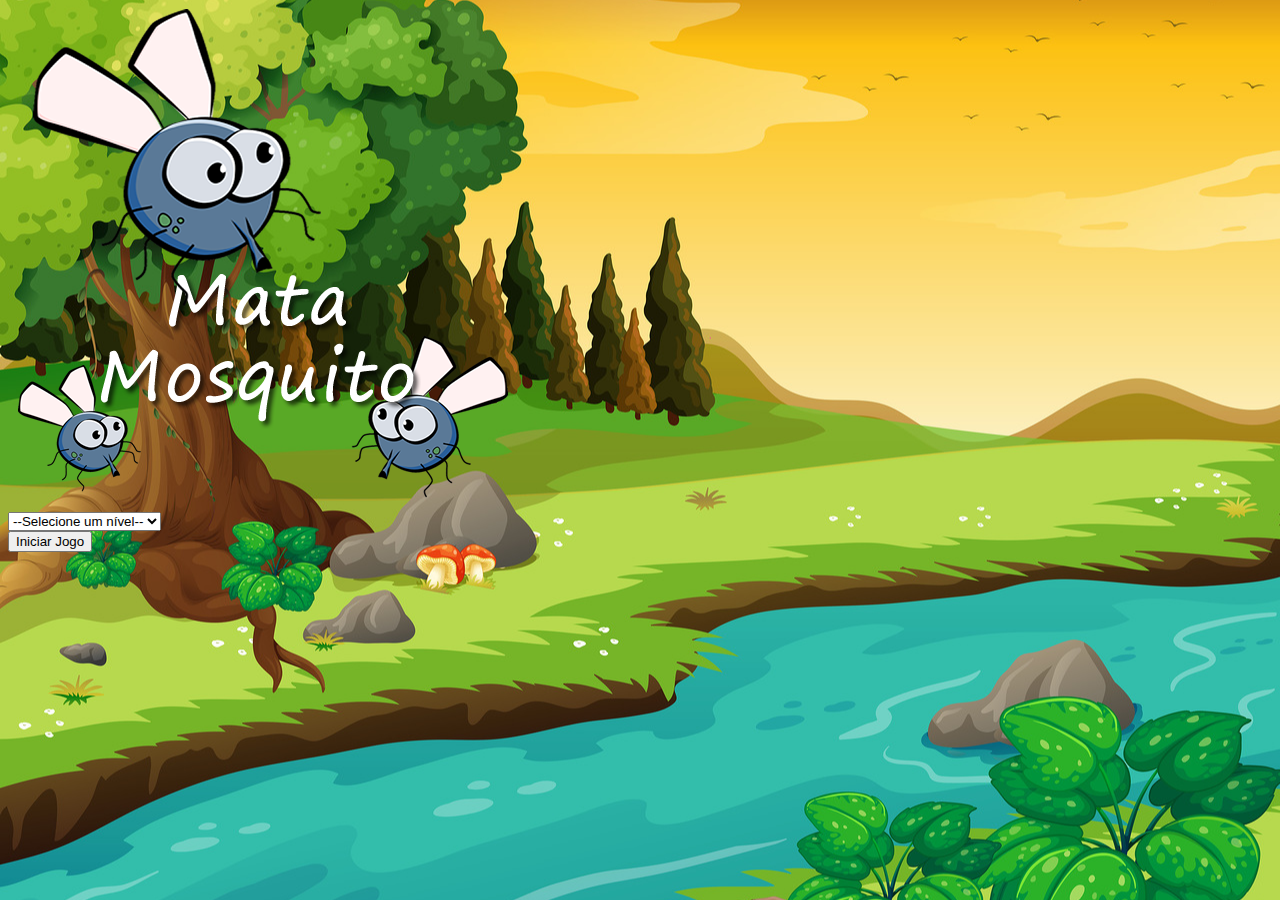
<file: app_mata_mosquito/index.html>
<!doctype html>
<html lang="pt-br">
  <head>
    <!-- Required meta tags -->
    <meta charset="utf-8">
    <meta name="viewport" content="width=device-width, initial-scale=1">

    <!-- Bootstrap CSS -->
    <link href="https://cdn.jsdelivr.net/npm/bootstrap@5.0.0-beta2/dist/css/bootstrap.min.css" rel="stylesheet" integrity="sha384-BmbxuPwQa2lc/FVzBcNJ7UAyJxM6wuqIj61tLrc4wSX0szH/Ev+nYRRuWlolflfl" crossorigin="anonymous">

    <!--CSS-->
    <link rel="stylesheet" href="style.css">

    <!--Script-->
    <script>
        function iniciarJogo(){
            var nivel = document.getElementById('nivel').value
            if(nivel === ""){
                alert('Selecione um nível para iniciar o jogo')
                return false
            }
            window.location.href="jogo_mosquito.html?"+nivel
        }

    </script>

    <title>Jogo mata mosca</title>

  </head>
  <!--AJUSTA O TAMANHO LIMITE DO PALCO DO JOGO-->
  <body>
    <div class="container">
        <div class="row">
            <div class="col">
                <div class="d-flex justify-content-center">
                    <img src="img/game.png" alt="">
                </div>
            </div>
        </div>
        <div class="row">
            <div class="col">
                <div class="d-flex justify-content-center">
                    <div class="mb-2">
                        <select class="form-control">
                            <option value="">--Selecione um nível--</option>
                            <option value="normal" id="nivel">Normal</option>
                            <option value="dificil" id="nivel">Difícil</option>
                            <option value="hard" id="nivel">Hard</option>
                        </select>
                    </div>
                </div>
            </div>
        </div>
        <div class="row">
            <div class="col">
                <div class="d-flex justify-content-center">
                    <button type="button" onclick="iniciarJogo()" class="btn btn-danger btn-lg" >Iniciar Jogo</button>
                </div>
            </div>
        </div>
    </div>

    <!-- Optional JavaScript; choose one of the two! -->

    <!-- Option 1: Bootstrap Bundle with Popper -->
    <script src="https://cdn.jsdelivr.net/npm/bootstrap@5.0.0-beta2/dist/js/bootstrap.bundle.min.js" integrity="sha384-b5kHyXgcpbZJO/tY9Ul7kGkf1S0CWuKcCD38l8YkeH8z8QjE0GmW1gYU5S9FOnJ0" crossorigin="anonymous"></script>

    <!-- Option 2: Separate Popper and Bootstrap JS -->
    <!--
    <script src="https://cdn.jsdelivr.net/npm/@popperjs/core@2.6.0/dist/umd/popper.min.js" integrity="sha384-KsvD1yqQ1/1+IA7gi3P0tyJcT3vR+NdBTt13hSJ2lnve8agRGXTTyNaBYmCR/Nwi" crossorigin="anonymous"></script>
    <script src="https://cdn.jsdelivr.net/npm/bootstrap@5.0.0-beta2/dist/js/bootstrap.min.js" integrity="sha384-nsg8ua9HAw1y0W1btsyWgBklPnCUAFLuTMS2G72MMONqmOymq585AcH49TLBQObG" crossorigin="anonymous"></script>
    -->
  </body>
</html>
</file>
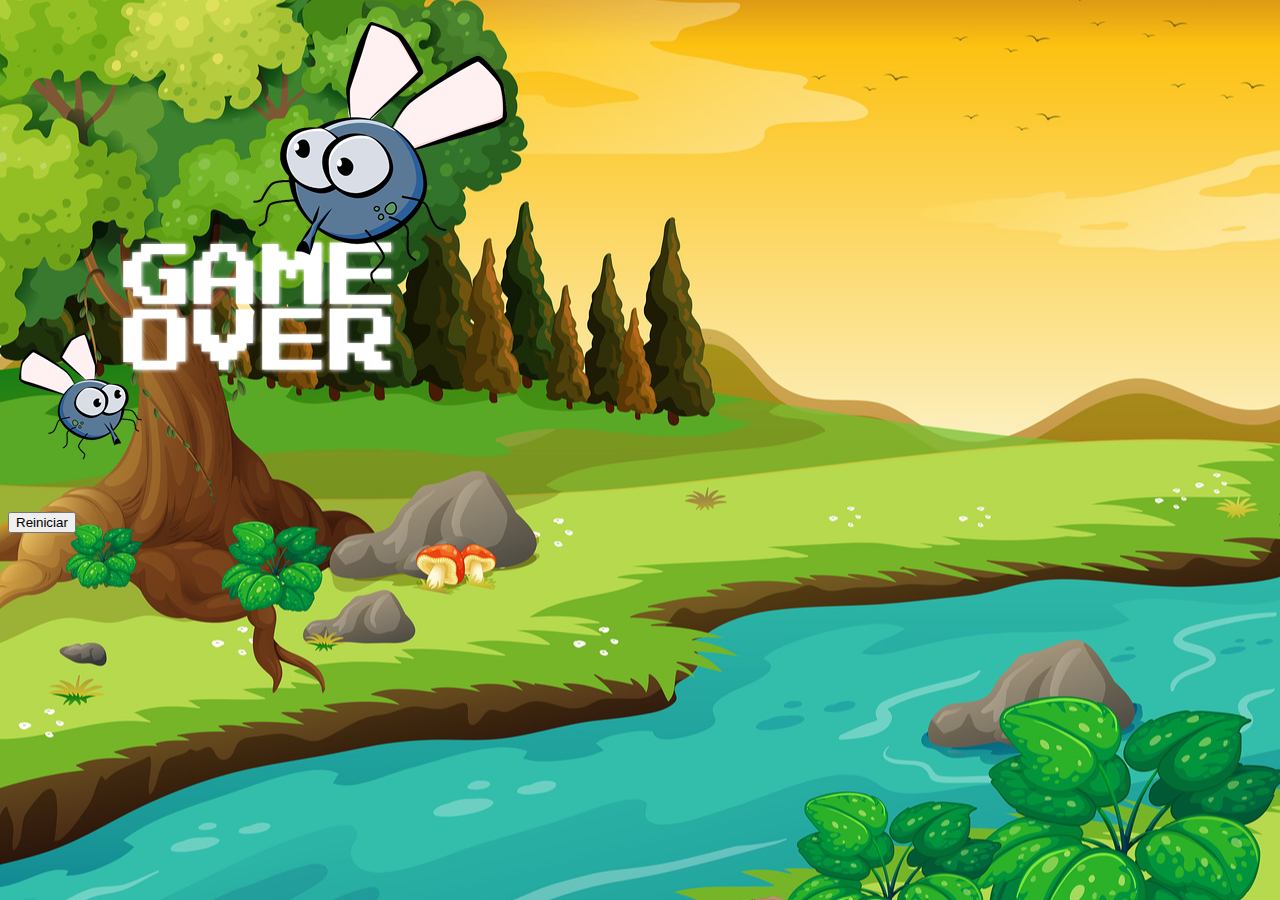
<file: app_mata_mosquito/fim_de_jogo.html>
<!doctype html>
<html lang="pt-br">
  <head>
    <!-- Required meta tags -->
    <meta charset="utf-8">
    <meta name="viewport" content="width=device-width, initial-scale=1">

    <!-- Bootstrap CSS -->
    <link href="https://cdn.jsdelivr.net/npm/bootstrap@5.0.0-beta2/dist/css/bootstrap.min.css" rel="stylesheet" integrity="sha384-BmbxuPwQa2lc/FVzBcNJ7UAyJxM6wuqIj61tLrc4wSX0szH/Ev+nYRRuWlolflfl" crossorigin="anonymous">

    <!--CSS-->
    <link rel="stylesheet" href="style.css">

    <title>Jogo mata mosca</title>

  </head>
  <!--AJUSTA O TAMANHO LIMITE DO PALCO DO JOGO-->
  <body>
    <div class="container">
        <div class="row">
            <div class="col">
                <div class="d-flex justify-content-center">
                    <img class="img-fluid" src="img/game_over.png" alt="">
                </div>
            </div>
        </div>
        <div class="row">
            <div class="col">
                <div class="d-flex justify-content-center">
                    <button type="button" class="btn btn-dark btn-lg" onclick="window.location.href='index.html'" >Reiniciar</button>
                </div>
            </div>
        </div>
    </div>

    <!-- Optional JavaScript; choose one of the two! -->

    <!-- Option 1: Bootstrap Bundle with Popper -->
    <script src="https://cdn.jsdelivr.net/npm/bootstrap@5.0.0-beta2/dist/js/bootstrap.bundle.min.js" integrity="sha384-b5kHyXgcpbZJO/tY9Ul7kGkf1S0CWuKcCD38l8YkeH8z8QjE0GmW1gYU5S9FOnJ0" crossorigin="anonymous"></script>

    <!-- Option 2: Separate Popper and Bootstrap JS -->
    <!--
    <script src="https://cdn.jsdelivr.net/npm/@popperjs/core@2.6.0/dist/umd/popper.min.js" integrity="sha384-KsvD1yqQ1/1+IA7gi3P0tyJcT3vR+NdBTt13hSJ2lnve8agRGXTTyNaBYmCR/Nwi" crossorigin="anonymous"></script>
    <script src="https://cdn.jsdelivr.net/npm/bootstrap@5.0.0-beta2/dist/js/bootstrap.min.js" integrity="sha384-nsg8ua9HAw1y0W1btsyWgBklPnCUAFLuTMS2G72MMONqmOymq585AcH49TLBQObG" crossorigin="anonymous"></script>
    -->
  </body>
</html>
</file>
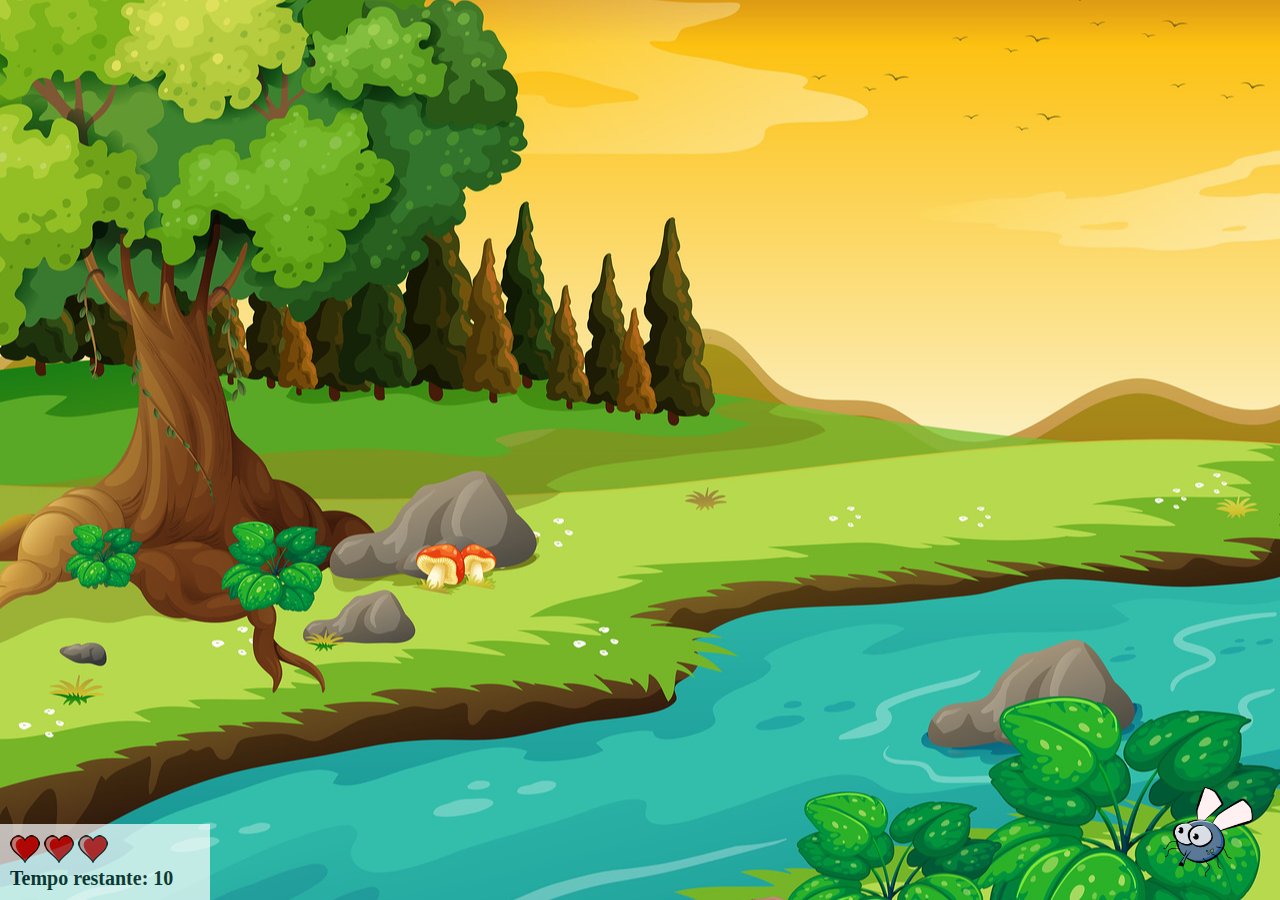
<file: app_mata_mosquito/jogo_mosquito.html>
<!doctype html>
<html lang="pt-br">
  <head>
    <!-- Required meta tags -->
    <meta charset="utf-8">
    <meta name="viewport" content="width=device-width, initial-scale=1">

    <!-- Bootstrap CSS -->
    <link href="https://cdn.jsdelivr.net/npm/bootstrap@5.0.0-beta2/dist/css/bootstrap.min.css" rel="stylesheet" integrity="sha384-BmbxuPwQa2lc/FVzBcNJ7UAyJxM6wuqIj61tLrc4wSX0szH/Ev+nYRRuWlolflfl" crossorigin="anonymous">
    
    <!--JavaScript-->
    <script src="jogo.js"></script>

    <!--CSS-->
    <link rel="stylesheet" href="style.css">

    <title>Jogo mata mosca</title>

  </head>
  <!--AJUSTA O TAMANHO LIMITE DO PALCO DO JOGO-->
  <body onresize="ajustaTamanhoPalcoJogo()">



    <div class="painel">
      <div class="vidas">
        <img id="v1" src="img/coracao_cheio.png" alt="">
        <img id="v2" src="img/coracao_cheio.png" alt="">
        <img id="v3" src="img/coracao_cheio.png" alt="">
      </div>
      <div class="cronometro">Tempo restante: <span id="cronometro"></span></div>
    </div>



    <!--CHAMADA FUNÇÃO MOSQUITO RANDOMICO-->
    <script>

        document.getElementById('cronometro').innerHTML= tempo
        
        posicaoRandomica()

        var criaMosca = setInterval(function(){
          posicaoRandomica()

        },criaMosquitoTempo)//determina uma determinada ação a cada ciclo de tempo

    </script>





    <!-- Optional JavaScript; choose one of the two! -->

    <!-- Option 1: Bootstrap Bundle with Popper -->
    <script src="https://cdn.jsdelivr.net/npm/bootstrap@5.0.0-beta2/dist/js/bootstrap.bundle.min.js" integrity="sha384-b5kHyXgcpbZJO/tY9Ul7kGkf1S0CWuKcCD38l8YkeH8z8QjE0GmW1gYU5S9FOnJ0" crossorigin="anonymous"></script>

    <!-- Option 2: Separate Popper and Bootstrap JS -->
    <!--
    <script src="https://cdn.jsdelivr.net/npm/@popperjs/core@2.6.0/dist/umd/popper.min.js" integrity="sha384-KsvD1yqQ1/1+IA7gi3P0tyJcT3vR+NdBTt13hSJ2lnve8agRGXTTyNaBYmCR/Nwi" crossorigin="anonymous"></script>
    <script src="https://cdn.jsdelivr.net/npm/bootstrap@5.0.0-beta2/dist/js/bootstrap.min.js" integrity="sha384-nsg8ua9HAw1y0W1btsyWgBklPnCUAFLuTMS2G72MMONqmOymq585AcH49TLBQObG" crossorigin="anonymous"></script>
    -->
  </body>
</html>
</file>
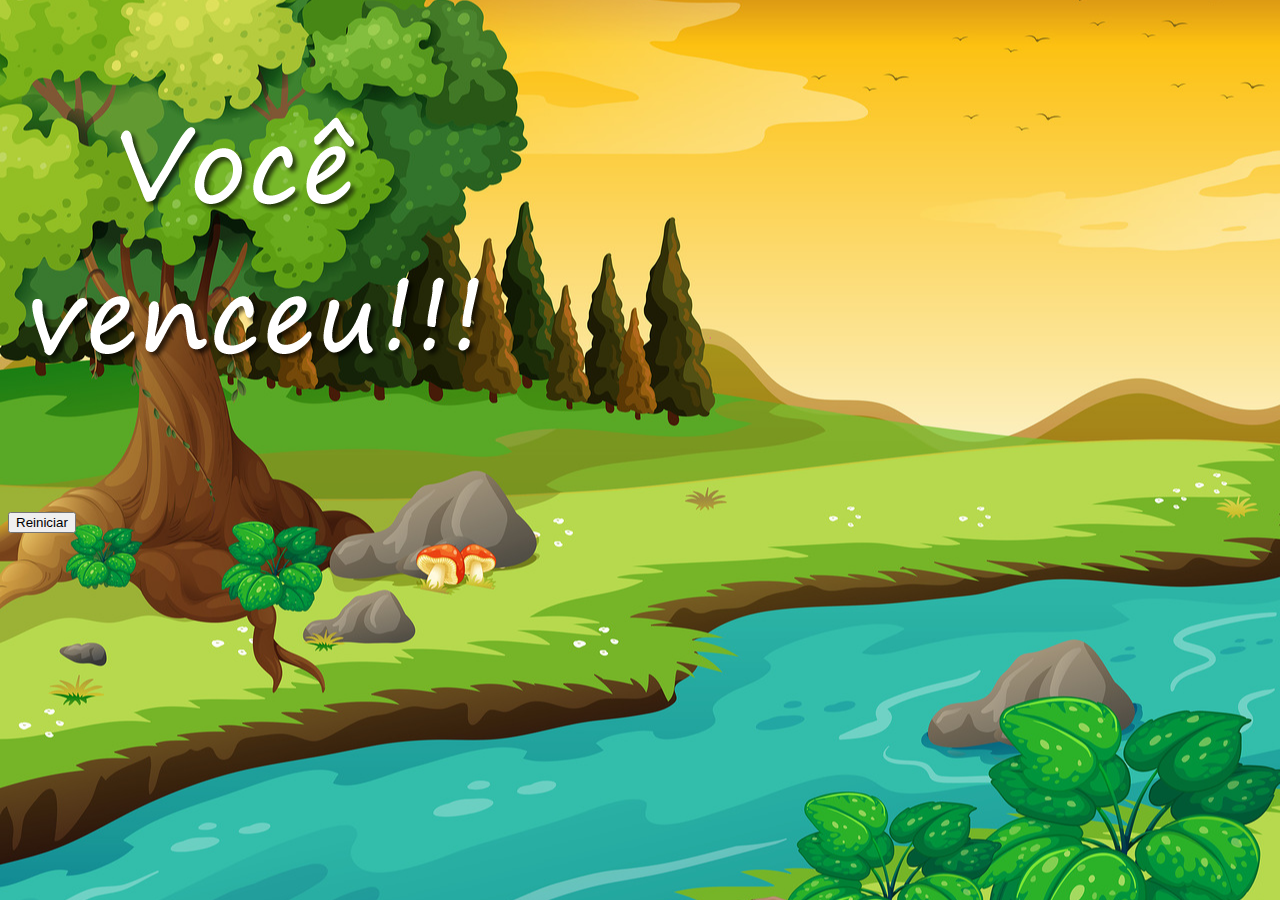
<file: app_mata_mosquito/vitoria.html>
<!doctype html>
<html lang="pt-br">
  <head>
    <!-- Required meta tags -->
    <meta charset="utf-8">
    <meta name="viewport" content="width=device-width, initial-scale=1">

    <!-- Bootstrap CSS -->
    <link href="https://cdn.jsdelivr.net/npm/bootstrap@5.0.0-beta2/dist/css/bootstrap.min.css" rel="stylesheet" integrity="sha384-BmbxuPwQa2lc/FVzBcNJ7UAyJxM6wuqIj61tLrc4wSX0szH/Ev+nYRRuWlolflfl" crossorigin="anonymous">

    <!--CSS-->
    <link rel="stylesheet" href="style.css">

    <title>Jogo mata mosca</title>

  </head>
  <!--AJUSTA O TAMANHO LIMITE DO PALCO DO JOGO-->
  <body>
    <div class="container">
        <div class="row">
            <div class="col">
                <div class="d-flex justify-content-center">
                    <img class="img-fluid" src="img/vitoria.png" alt="">
                </div>
            </div>
        </div>
        <div class="row">
            <div class="col">
                <div class="d-flex justify-content-center">
                    <button type="button" class="btn btn-dark btn-lg" onclick="window.location.href='index.html'" >Reiniciar</button>
                </div>
            </div>
        </div>
    </div>

    <!-- Optional JavaScript; choose one of the two! -->

    <!-- Option 1: Bootstrap Bundle with Popper -->
    <script src="https://cdn.jsdelivr.net/npm/bootstrap@5.0.0-beta2/dist/js/bootstrap.bundle.min.js" integrity="sha384-b5kHyXgcpbZJO/tY9Ul7kGkf1S0CWuKcCD38l8YkeH8z8QjE0GmW1gYU5S9FOnJ0" crossorigin="anonymous"></script>

    <!-- Option 2: Separate Popper and Bootstrap JS -->
    <!--
    <script src="https://cdn.jsdelivr.net/npm/@popperjs/core@2.6.0/dist/umd/popper.min.js" integrity="sha384-KsvD1yqQ1/1+IA7gi3P0tyJcT3vR+NdBTt13hSJ2lnve8agRGXTTyNaBYmCR/Nwi" crossorigin="anonymous"></script>
    <script src="https://cdn.jsdelivr.net/npm/bootstrap@5.0.0-beta2/dist/js/bootstrap.min.js" integrity="sha384-nsg8ua9HAw1y0W1btsyWgBklPnCUAFLuTMS2G72MMONqmOymq585AcH49TLBQObG" crossorigin="anonymous"></script>
    -->
  </body>
</html>
</file>
<file: app_mata_mosquito/style.css>
html{
    cursor:url(img/mata_mosca.png)30 30, auto;

}
body{
    background-image: url(img/bg.jpg);
    background-repeat: no-repeat;
    background-size: cover;
    background-position: center;
    background-attachment: fixed;
}
.mosquito1{
    width:50px;
    height: 50px;
}
.mosquito2{
    width:70px;
    height: 70px;
}
.mosquito3{
    width:90px;
    height: 90px;
}
.ladoA{
    transform: scaleX(1);
}
.ladoB{
    transform: scaleX(-1);
}
.painel{
    position:absolute;
    width: 190px;
    padding:10px;
    left: 0px;
    bottom: 0px;
    border-top:solid 1px white;
    background: white;
    opacity:0.7;
}
.vidas{
    float:left;
}
.cronometro{
    float:left;
    font-size: 20px;
    font-weight: bold;
}
</file>
